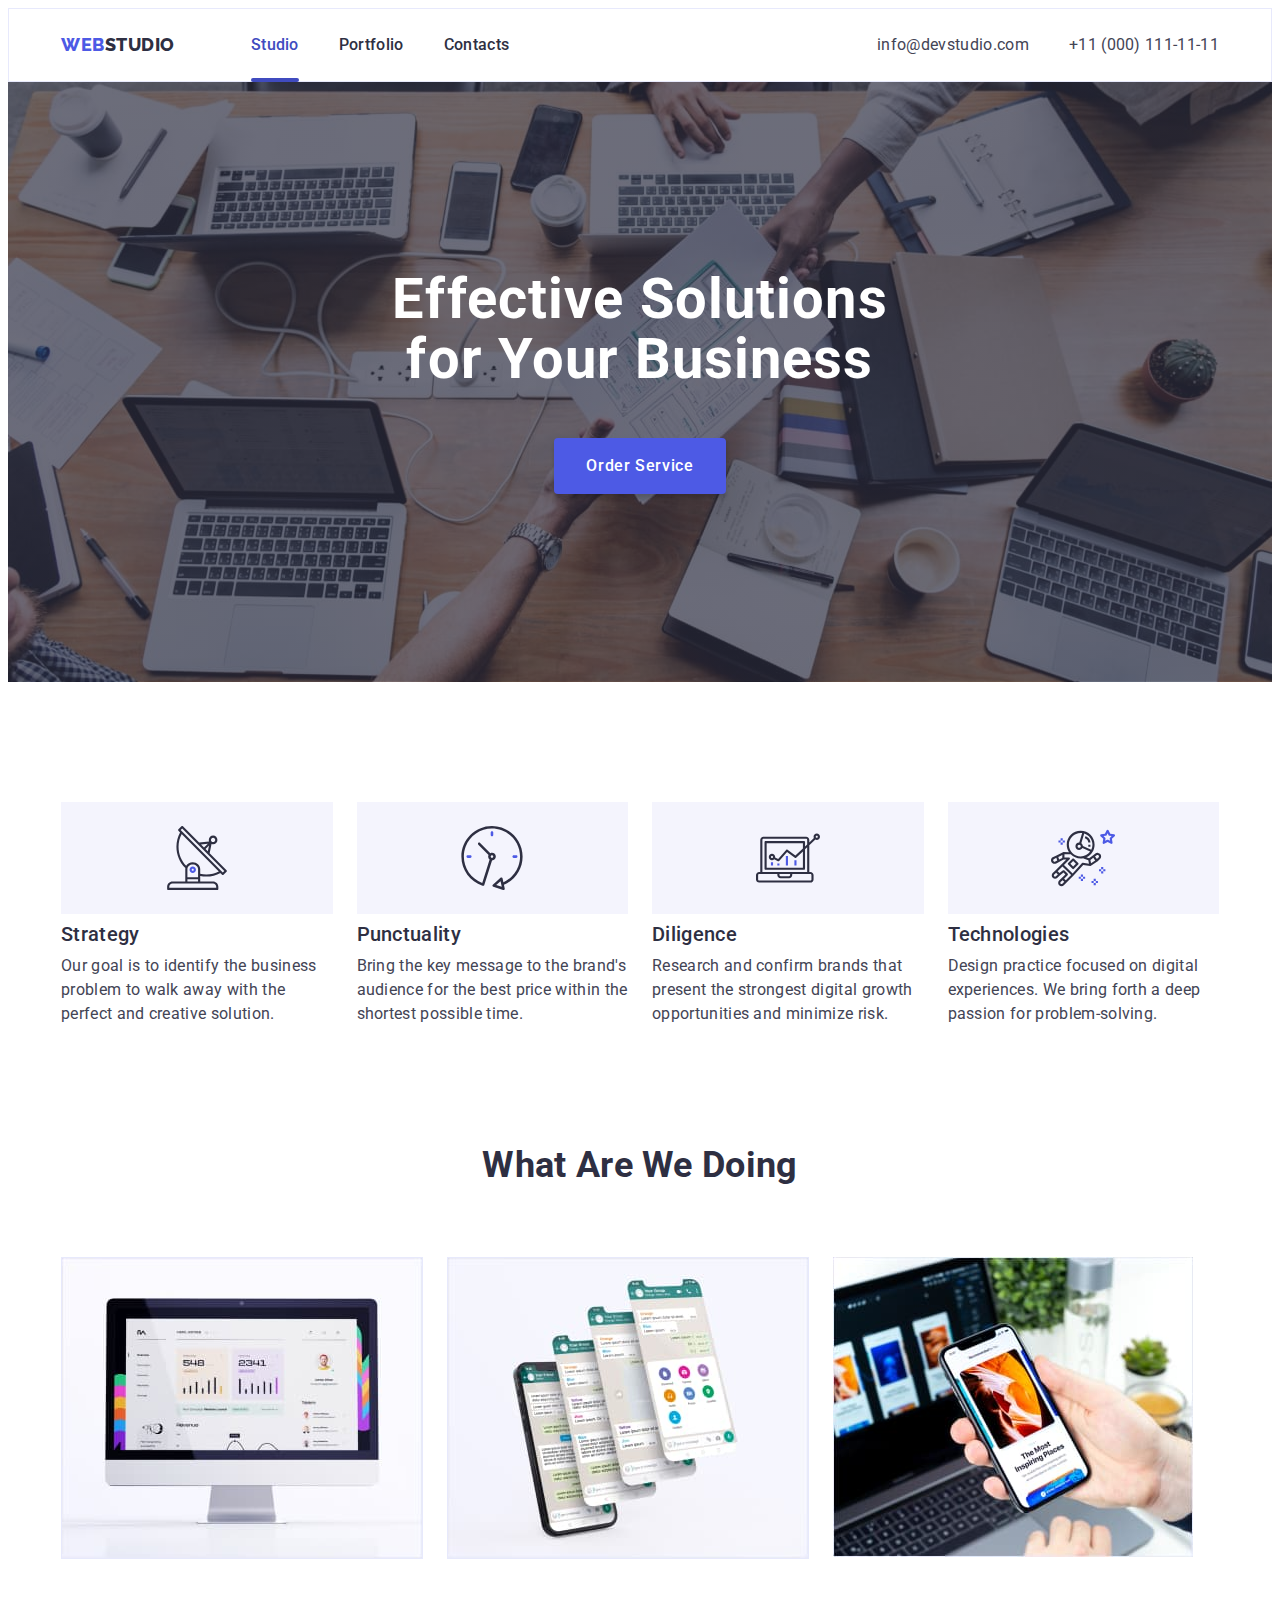
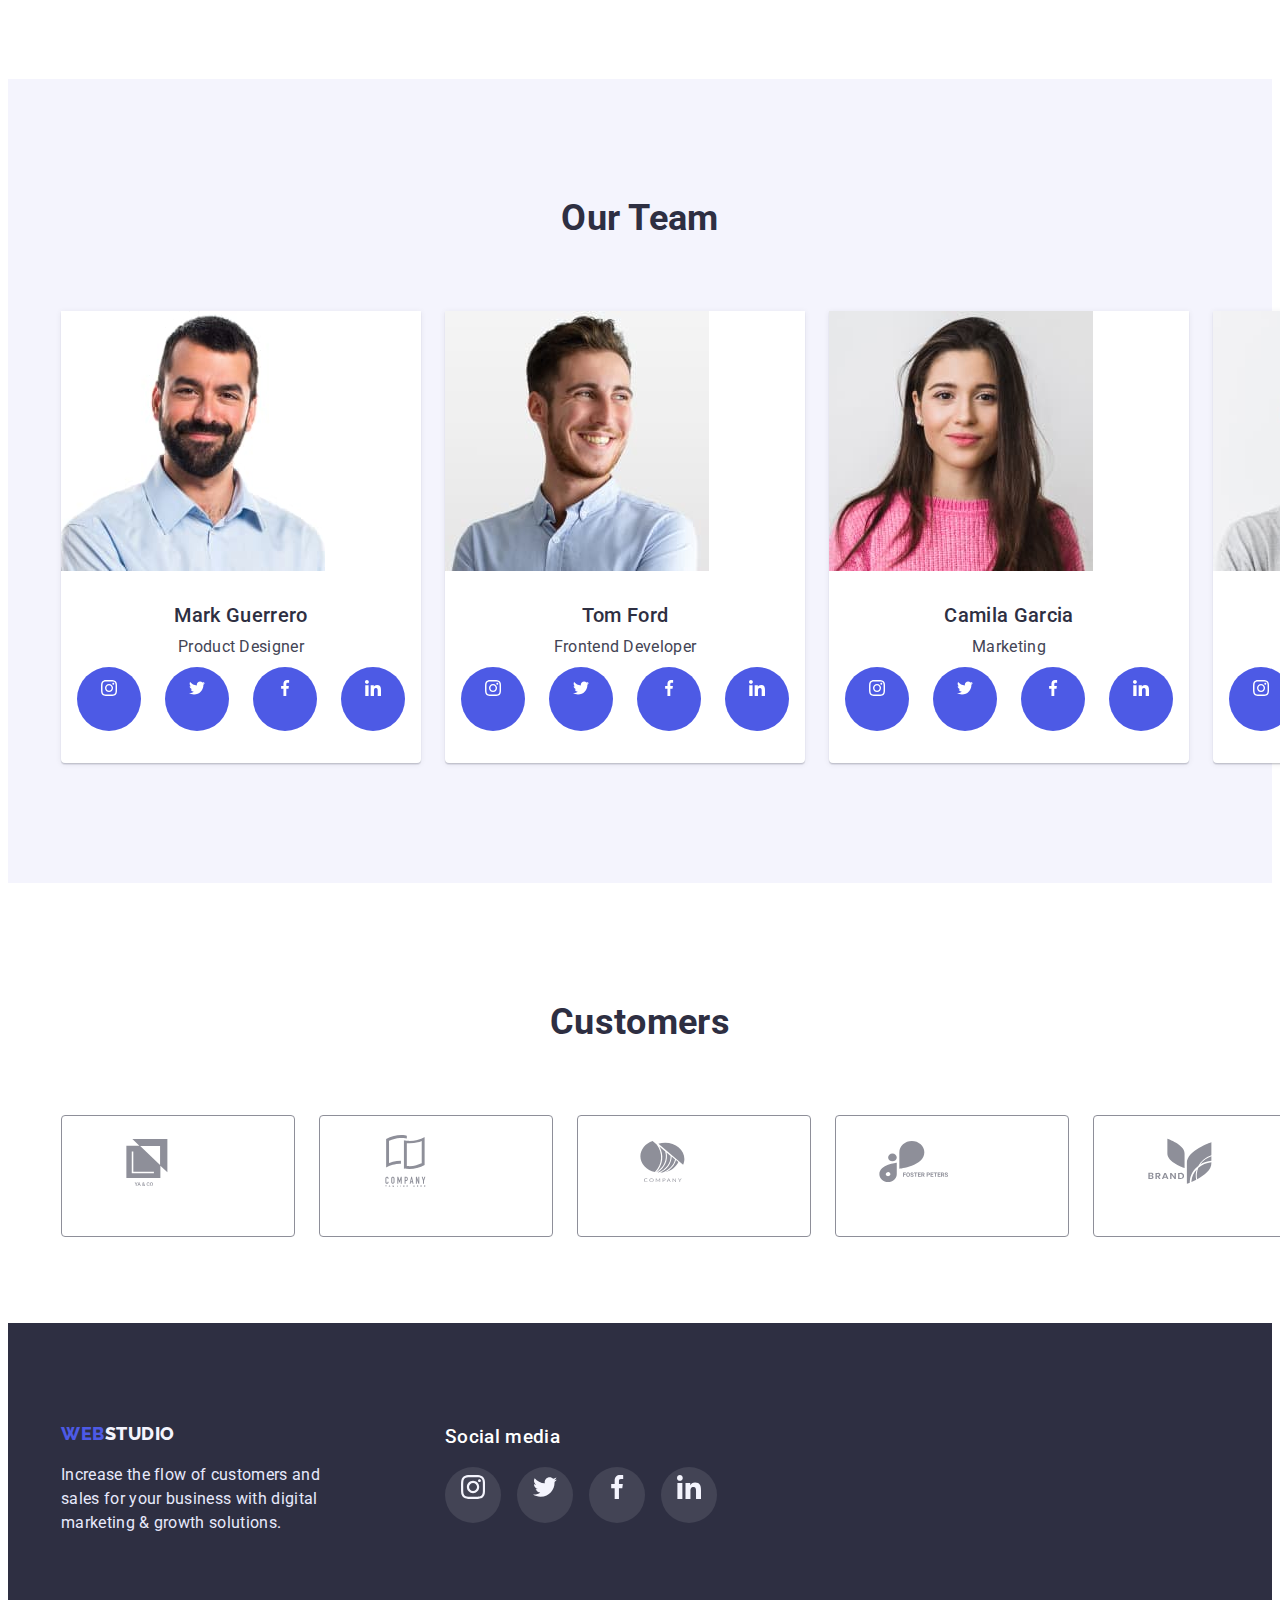
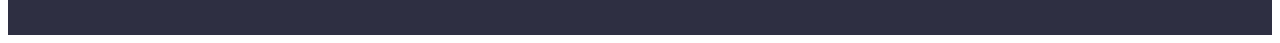
<file: index.html>
<!DOCTYPE html>
<html lang="en">
  <head>
    <meta charset="UTF-8" />
    <meta http-equiv="X-UA-Compatible" content="IE=edge" />
    <meta name="viewport" content="width=device-width, initial-scale=1.0" />
    <title>Document</title>
    <link
      href="https://fonts.googleapis.com/css2?family=Raleway:wght@800&family=Roboto:wght@400;500;700;900&display=swap"
      rel="stylesheet"
    />
    <link
      rel="stylesheet"
      href="https://cdnjs.cloudflare.com/ajax/libs/modern-normalize/1.1.0/modern-normalize.min.css"
      integrity="sha512-wpPYUAdjBVSE4KJnH1VR1HeZfpl1ub8YT/NKx4PuQ5NmX2tKuGu6U/JRp5y+Y8XG2tV+wKQpNHVUX03MfMFn9Q=="
      crossorigin="anonymous"
      referrerpolicy="no-referrer"
    />
    <link rel="stylesheet" href="./css/styles.css" />
  </head>
  <body>
    <header class="header">
      <div class="container header-div">
        <!--Navigation-->
        <nav class="navigation">
          <a href="./index.html" class="logo">
            Web<span class="logo-header">Studio</span></a
          >
          <ul class="list links-header">
            <li class="links">
              <a class="list-links active-link" href="">Studio</a>
            </li>
            <li class="links">
              <a class="list-links" href="portfolio.html">Portfolio</a>
            </li>
            <li class="links">
              <a class="list-links " href="">Contacts</a></li>
          </ul>
        </nav>
        <address class="contacts">
          <ul class="list contacts-address">
            <li class="address">
              <a class="address-mail" href="mailto:info@devstudio.com"
                >info@devstudio.com</a
              >
            </li>
            <li class="address">
              <a class="address-mail" href="tel:+110001111111"
                >+11 (000) 111-11-11</a
              >
            </li>
          </ul>
        </address>
      </div>
    </header>
    <main>
      <!--Main title-->
      <section class="section-one">
        <div class="container">
          <h1 class="main-title">Effective Solutions for Your Business</h1>
          <button class="main-button" type="button" data-modal-open>Order Service</button>
        </div>
      </section>
      <!--Our features-->
      <section class="section-two">
        <div class="container">
          <h2 class="visually-hidden">Section title</h2>

          <ul class="list list-features">
            <li class="list-text">
            <div class="icons">
             <svg class="icon-antenna">
              <use href="./images/icons.svg#icon-antenna">

              </use>
             </svg>
            </div>
              <h3 class="list-img-title-features">Strategy</h3>
              <p class="list-img-title-features-text">
                Our goal is to identify the business problem to walk away with
                the perfect and creative solution.
              </p>
            </li>
            <li class="list-text ">
              <div class="icons">
                <svg class="icon-clock">
                 <use href="./images/icons.svg#icon-clock">
   
                 </use>
                </svg>
               </div>
              <h3 class="list-img-title-features">Punctuality</h3>
              <p class="list-img-title-features-text">
                Bring the key message to the brand's audience for the best price
                within the shortest possible time.
              </p>
            </li>
            <li class="list-text ">
              <div class="icons">
                <svg class="icon-diagram">
                 <use href="./images/icons.svg#icon-diagram">
   
                 </use>
                </svg>
               </div>
              <h3 class="list-img-title-features">Diligence</h3>
              <p class="list-img-title-features-text">
                Research and confirm brands that present the strongest digital
                growth opportunities and minimize risk.
              </p>
            </li>
            <li class="list-text ">
              <div class="icons">
                <svg class="icon-astronaut">
                 <use href="./images/icons.svg#icon-astronaut">
   
                 </use>
                </svg>
               </div>
              <h3 class="list-img-title-features">Technologies</h3>
              <p class="list-img-title-features-text">
                Design practice focused on digital experiences. We bring forth a
                deep passion for problem-solving.
              </p>
            </li>
          </ul>
        </div>
      </section>

      <!--What are we doing-->
      <section class="section-three">
        <div class="container">
          <h2 class="what-are-we-doing">What are we doing</h2>
          <ul class="list list-img">
            <li class="section-three-img">
              <img
                class="card-image no-gap"
                src="./images/img1.jpg"
                alt="computer"
                width="360"
              />
            </li>
            <li class="section-three-img">
              <img
                class="card-image no-gap"
                src="./images/img2.jpg"
                alt="smartphone"
                width="360"
              />
            </li>
            <li class="section-three-img">
              <img
                class="card-image no-gap"
                src="./images/img3.jpg"
                alt="computer and smartphone"
                width="360"
              />
            </li>
          </ul>
        </div>
      </section>
      <!--Our team-->
      <section class="section-four">
        <div class="container">
          <h2 class="section-title">Our Team</h2>
          <ul class="list ul-our-team">
            <li class="list-section-four">
              <img
                class="card-image no-gap"
                src="./images/boy1.jpg"
                alt="boy with beard"
                width="264"
              />
              <div class="card-image-text">
                <h3 class="list-img-name">Mark Guerrero</h3>
                <p class="list-img-name-profession">Product Designer</p>
                <ul class="list icon-social">
                  <li class="social-inst">
                    <a href="#" class="social-link">
                    <svg class="inst" width="16" height="16">
                      <use href="./images/icons.svg#icon-instagram1">
  
                      </use>
                    </svg>
                  </a>
  
                  </li>
                  <li class="social-twit">
                    <a href="#" class="social-link">
                      <svg class="inst" width="16" height="16">
                        <use href="./images/icons.svg#icon-twitter1">
    
                        </use>
                      </svg>
                    </a>
                  </li>
                  <li class="social-face">
                    <a href="#" class="social-link">
                      <svg class="inst" width="16" height="16">
                        <use href="./images/icons.svg#icon-facebook1">
    
                        </use>
                      </svg>
                    </a>
                  </li>
                  <li class="social-in">
                    <a href="#" class="social-link">
                      <svg class="inst" width="16" height="16">
                        <use href="./images/icons.svg#icon-linkedin1">
    
                        </use>
                      </svg>
                    </a>
                  </li>
                </ul>
              </div>
            </li>
            <li class="list-section-four">
              <img
                class="card-image no-gap"
                src="./images/boy2.jpg"
                alt="smiling boy"
                width="264"
              />
              <div class="card-image-text">
                <h3 class="list-img-name">Tom Ford</h3>
                <p class="list-img-name-profession">Frontend Developer</p>
              <ul class="list icon-social">
                <li class="social-inst">
                  <a href="#" class="social-link">
                  <svg class="inst" width="16" height="16">
                    <use href="./images/icons.svg#icon-instagram1">

                    </use>
                  </svg>
                </a>

                </li>
                <li class="social-twit">
                  <a href="#" class="social-link">
                    <svg class="inst" width="16" height="16">
                      <use href="./images/icons.svg#icon-twitter1">
  
                      </use>
                    </svg>
                  </a>
                </li>
                <li class="social-face">
                  <a href="#" class="social-link">
                    <svg class="inst" width="16" height="16">
                      <use href="./images/icons.svg#icon-facebook1">
  
                      </use>
                    </svg>
                  </a>
                </li>
                <li class="social-in">
                  <a href="#" class="social-link">
                    <svg class="inst" width="16" height="16">
                      <use href="./images/icons.svg#icon-linkedin1">
  
                      </use>
                    </svg>
                  </a>
                </li>
              </ul>
              </div>
            </li>
            <li class="list-section-four">
              <img
                class="card-image no-gap"
                src="./images/girl3.jpg"
                alt="smiling girl"
                width="264"
              />
              <div class="card-image-text">
                <h3 class="list-img-name">Camila Garcia</h3>

                <p class="list-img-name-profession">Marketing</p>
                <ul class="list icon-social">
                  <li class="social-inst">
                    <a href="#" class="social-link">
                    <svg class="inst" width="16" height="16">
                      <use href="./images/icons.svg#icon-instagram1">
  
                      </use>
                    </svg>
                  </a>
  
                  </li>
                  <li class="social-twit">
                    <a href="#" class="social-link">
                      <svg class="inst" width="16" height="16">
                        <use href="./images/icons.svg#icon-twitter1">
    
                        </use>
                      </svg>
                    </a>
                  </li>
                  <li class="social-face">
                    <a href="#" class="social-link">
                      <svg class="inst" width="16" height="16">
                        <use href="./images/icons.svg#icon-facebook1">
    
                        </use>
                      </svg>
                    </a>
                  </li>
                  <li class="social-in">
                    <a href="#" class="social-link">
                      <svg class="inst" width="16" height="16">
                        <use href="./images/icons.svg#icon-linkedin1">
    
                        </use>
                      </svg>
                    </a>
                  </li>
                </ul>
              </div>
            </li>
            <li class="list-section-four">
              <img
                class="card-image no-gap"
                src="./images/boy4.jpg"
                alt="smiling boy with beard"
                width="264"
              />
              <div class="card-image-text">
                <h3 class="list-img-name">Daniel Wilson</h3>
                <p class="list-img-name-profession">UI Designer</p>
                <ul class="list icon-social">
                  <li class="social-inst">
                    <a href="#" class="social-link">
                    <svg class="inst" width="16" height="16">
                      <use href="./images/icons.svg#icon-instagram1">
  
                      </use>
                    </svg>
                  </a>
  
                  </li>
                  <li class="social-twit">
                    <a href="#" class="social-link">
                      <svg class="inst" width="16" height="16">
                        <use href="./images/icons.svg#icon-twitter1">
    
                        </use>
                      </svg>
                    </a>
                  </li>
                  <li class="social-face">
                    <a href="#" class="social-link">
                      <svg class="inst" width="16" height="16">
                        <use href="./images/icons.svg#icon-facebook1">
    
                        </use>
                      </svg>
                    </a>
                  </li>
                  <li class="social-in">
                    <a href="#" class="social-link">
                      <svg class="inst" width="16" height="16">
                        <use href="./images/icons.svg#icon-linkedin1">
    
                        </use>
                      </svg>
                    </a>
                  </li>
                </ul>
              </div>
            </li>
          </ul>
        </div>
      </section>
      <!--Customers-->
      <section class="section-customer">
        <div class="container">
          <h2 class="section-title">Customers</h2>


          <ul class="list customers-logo">
            <li class="list-logo">
              <a href="#" class="link-logo">
              <svg class="icon-logo">
                <use href="./images/icons.svg#icon-logo1">

                </use>
              </svg>
            </a>
            </li>
            <li class="list-logo">
              <a href="#" class="link-logo">
              <svg class="icon-logo">
                <use href="./images/icons.svg#icon-logo2">

                </use>
              </svg>
            </a>
            </li>
            <li class="list-logo">
              <a href="#" class="link-logo">
              <svg class="icon-logo">
                <use href="./images/icons.svg#icon-logo3">

                </use>
              </svg>
            </a>
            </li>
            <li class="list-logo">
              <a href="#" class="link-logo">
              <svg class="icon-logo">
                <use href="./images/icons.svg#icon-logo4">

                </use>
              </svg>
            </a>
            </li>
            <li class="list-logo">
              <a href="#" class="link-logo">
              <svg class="icon-logo">
                <use href="./images/icons.svg#icon-logo5">

                </use>
              </svg>
            </a>
            </li>
            <li class="list-logo">
              <a href="#" class="link-logo">
              <svg class="icon-logo">
                <use href="./images/icons.svg#icon-logo6">

                </use>
              </svg>
            </a>
            </li>
          </ul>
        </div>
      </section>
    </main>
    <footer class="footer">
      <div class="container">
        <!--Quotation to the action-->
        <div class="footer-div">
          <a href="./index.html" class="logo-footer">
            Web<span class="logo-footer-text">Studio</span></a
          >
          <p class="quotation">
            Increase the flow of customers and sales for your business with
            digital marketing & growth solutions.
          </p>
        </div>
        <div class="social-footer">
          <h3 class="footer-title">Social media</h3>
          <ul class="list list-social-footer">
            <li class="inst-footer">
              <a href="#" class="icons-footer">
              <svg class="icon-footer" height="24" width="24">
                <use href="./images/icons.svg#icon-instagram2">
        
                </use>
              </svg>
            </a>
            </li>
            <li class="twit-footer">
              <a href="#" class="icons-footer">
                <svg class="icon-footer" height="24" width="24">
                  <use href="./images/icons.svg#icon-twitter2">
          
                  </use>
                </svg>
              </a>
            </li>
            <li class="face-footer">
              <a href="#" class="icons-footer">
                <svg class="icon-footer" height="24" width="24">
                  <use href="./images/icons.svg#icon-facebook2">
          
                  </use>
                </svg>
              </a>
            </li>
            <li class="in-footer">
              <a href="#" class="icons-footer">
                <svg class="icon-footer" height="24" width="24">
                  <use href="./images/icons.svg#icon-linkedin2">
          
                  </use>
                </svg>
              </a>
            </li>

          </ul>
        </div>
      </div>
    </footer>
    <div class="backdrop is-hidden" data-modal>
      <div class="modal" >
        <button class="modal-close" type="button" data-modal-close>
          <svg class="modal-close-icon" height="8" width="8">
            <use href="./images/modal.svg#icon-close"></use>
          </svg>
        </button>
      </div>
    </div>
    <script src="./js/modal.js"></script>
  </body>
</html>
</file>
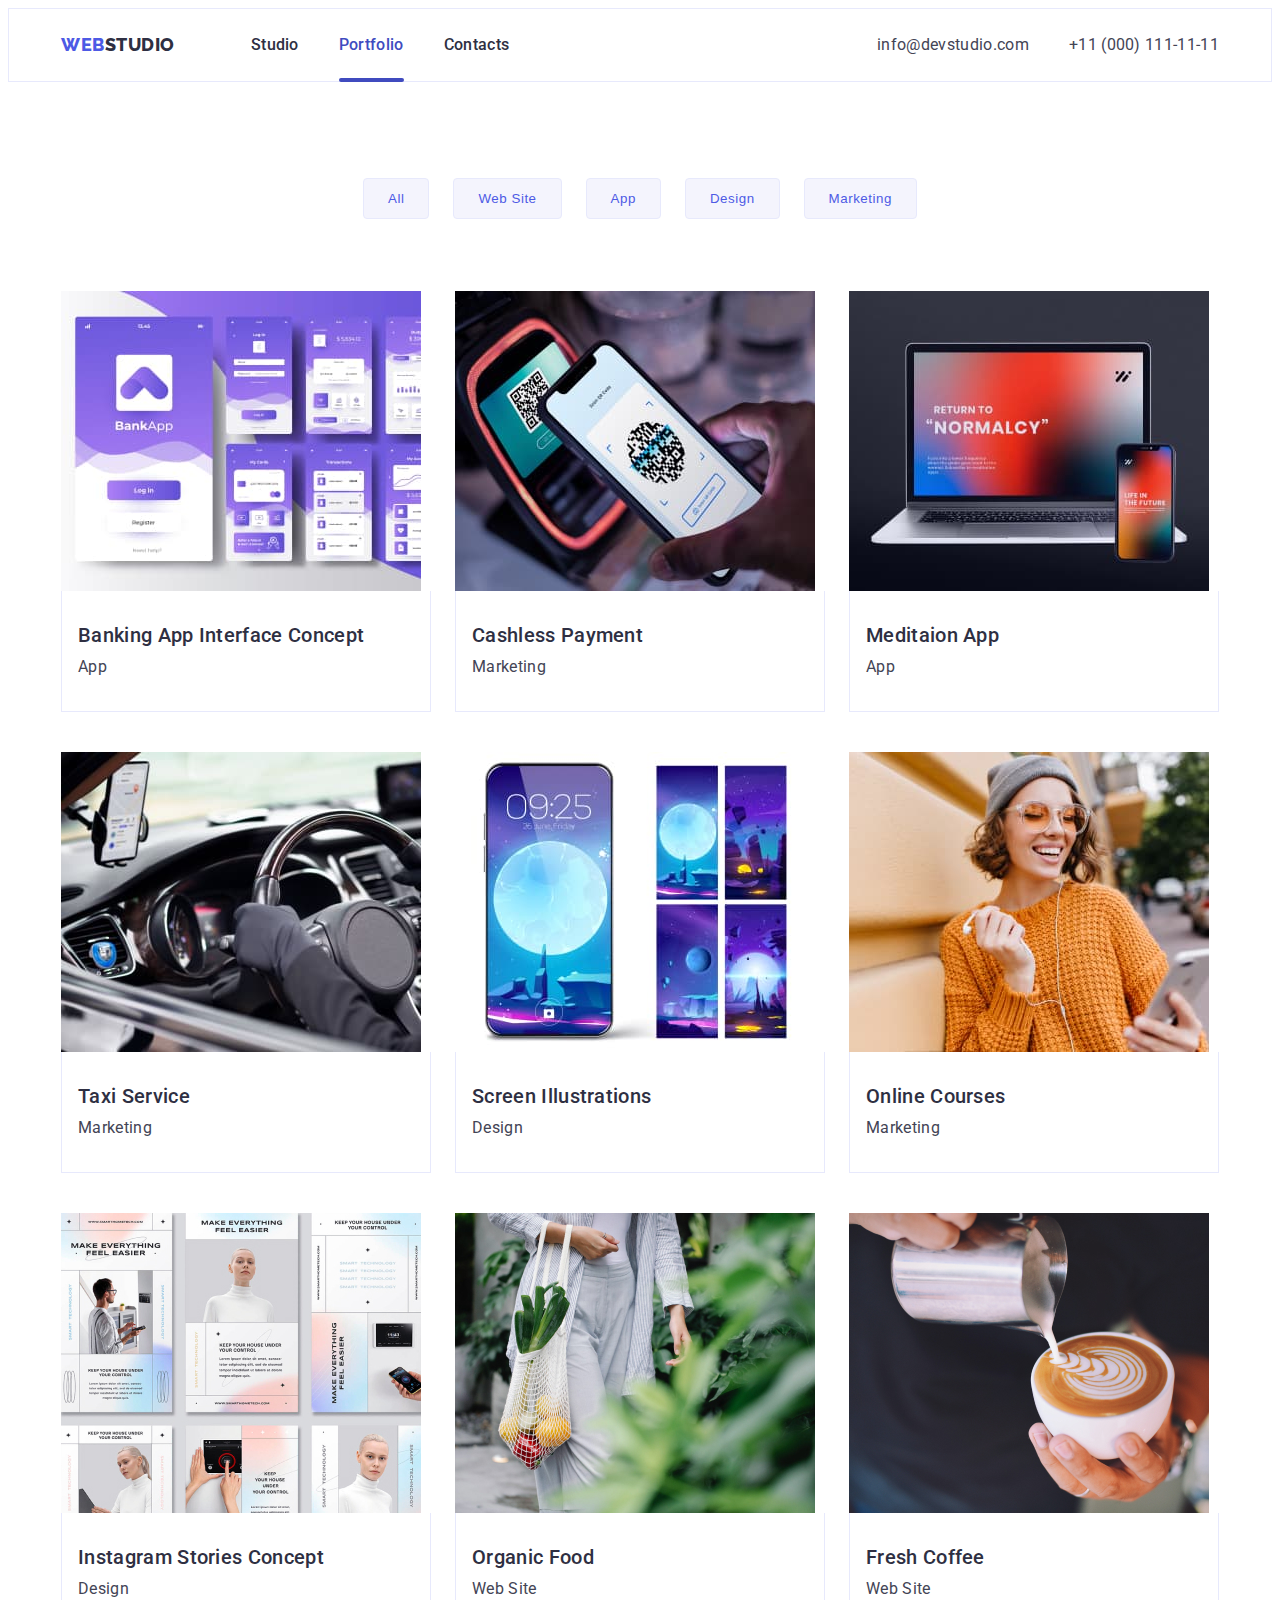
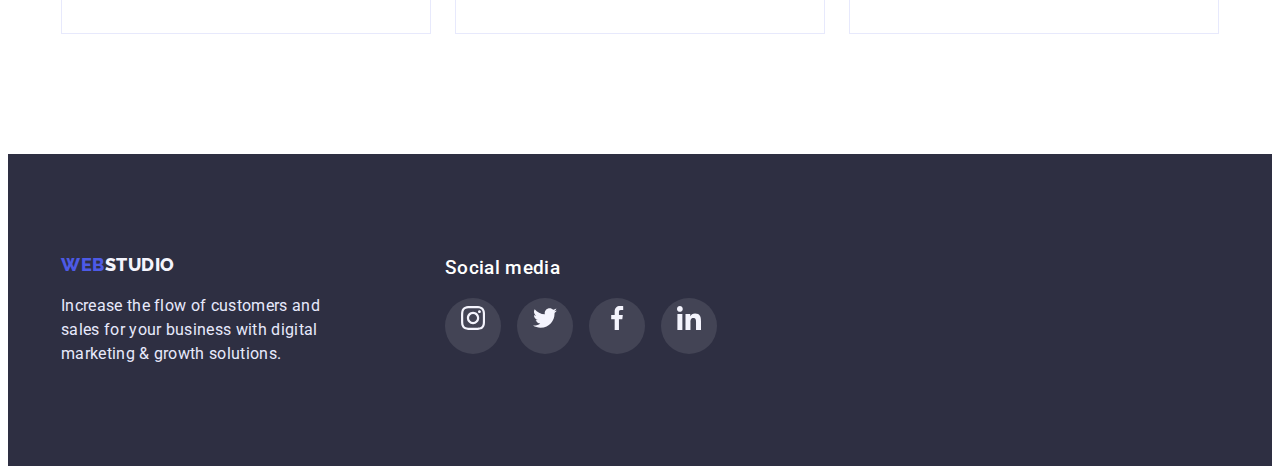
<file: portfolio.html>
<!DOCTYPE html>
<html lang="en">
  <head>
    <meta charset="UTF-8" />
    <meta http-equiv="X-UA-Compatible" content="IE=edge" />
    <meta name="viewport" content="width=device-width, initial-scale=1.0" />
    <title>Document</title>
    <link
      href="https://fonts.googleapis.com/css2?family=Raleway:wght@800&family=Roboto:wght@400;500;700;900&display=swap"
      rel="stylesheet"
    />
    <link
      rel="stylesheet"
      href="https://cdnjs.cloudflare.com/ajax/libs/modern-normalize/1.1.0/modern-normalize.min.css"
      integrity="sha512-wpPYUAdjBVSE4KJnH1VR1HeZfpl1ub8YT/NKx4PuQ5NmX2tKuGu6U/JRp5y+Y8XG2tV+wKQpNHVUX03MfMFn9Q=="
      crossorigin="anonymous"
      referrerpolicy="no-referrer"
    />
    <link rel="stylesheet" href="./css/styles.css" />
  </head>
  <body>
    <header class="header">
      <div class="container header-div">
        <!--Navigation-->
        <nav class="navigation">
          <a href="./index.html" class="logo">
            Web<span class="logo-header">Studio</span></a
          >
          <ul class="list links-header">
            <li class="links">
              <a class="list-links" href="index.html">Studio</a>
            </li>
            <li class="links">
              <a class="list-links active-link" href="portfolio.html">Portfolio</a>
            </li>
            <li class="links"><a class="list-links" href="">Contacts</a></li>
          </ul>
        </nav>
        <address class="contacts">
          <ul class="list contacts-address">
            <li class="address">
              <a class="address-mail" href="mailto:info@devstudio.com"
                >info@devstudio.com</a
              >
            </li>
            <li class="address">
              <a class="address-mail" href="tel:+110001111111"
                >+11 (000) 111-11-11</a
              >
            </li>
          </ul>
        </address>
      </div>
    </header>
    <main>
      <!--buttons-->
      <section class="main-portfolio">
        <div class="container">
          <h1 class="visually-hidden">Name</h1>
          <ul class="list filter-btns">
            <li class="li-btns">
              <button class="list-btns" type="button">All</button>
            </li>
            <li class="li-btns">
              <button class="list-btns" type="button">Web Site</button>
            </li>
            <li class="li-btns">
              <button class="list-btns" type="button">App</button>
            </li>
            <li class="li-btns">
              <button class="list-btns" type="button">Design</button>
            </li>
            <li class="li-btns">
              <button class="list-btns" type="button">Marketing</button>
            </li>
          </ul>

          <!--main works in portfolio-->
          <ul class="list menu-img">
            <li class="li-menu-img">
            
             <a href="#" class="link-menu-img">
              <div class="card-img-portfolio">
              <img
                class="card-image no-gap"
                src="./images/appdesign.jpg"
                alt="App design"
                width="360"
              />
              <div class="overlay">
                <p class="text-overlay">14 Stylish and User-Friendly App Design Concepts · Task Manager App · Calorie Tracker App · Exotic Fruit Ecommerce App · Cloud Storage App</p>
              </div>
            </div>
              <div class="list-menu-img-text">
                <h2 class="list-img-title-features">
                  Banking App Interface Concept
                </h2>
                <p class="list-img-title-features-text">App</p>
              </div>
            </a>
            </li>
            <li class="li-menu-img">
              <a href="#" class="link-menu-img">
                <div class="card-img-portfolio">
              <img
                class="card-image no-gap"
                src="./images/cashlesspayment.jpg"
                alt="Cashless Payment"
                width="360"
              />
              <div class="overlay">
                <p class="text-overlay">14 Stylish and User-Friendly App Design Concepts · Task Manager App · Calorie Tracker App · Exotic Fruit Ecommerce App · Cloud Storage App</p>
              </div>
            </div>
              <div class="list-menu-img-text">
                <h2 class="list-img-title-features">Cashless Payment</h2>
                <p class="list-img-title-features-text">Marketing</p>
              </div>
            </a>
            </li>
            <li class="li-menu-img">
              <a href="#" class="link-menu-img">
                <div class="card-img-portfolio">
              <img
                class="card-image no-gap"
                src="./images/computer.jpg"
                alt="Computer"
                width="360"
              />
              <div class="overlay">
                <p class="text-overlay">14 Stylish and User-Friendly App Design Concepts · Task Manager App · Calorie Tracker App · Exotic Fruit Ecommerce App · Cloud Storage App</p>
              </div>
            </div>
              <div class="list-menu-img-text">
                <h2 class="list-img-title-features">Meditaion App</h2>
                <p class="list-img-title-features-text">App</p>
              </div>
            </a>
            </li>
            <li class="li-menu-img">
              <a href="#" class="link-menu-img">
                <div class="card-img-portfolio">
              <img
                class="card-image no-gap"
                src="./images/helmdriver.jpg"
                alt="Driver"
                width="360"
              />
              <div class="overlay">
                <p class="text-overlay">14 Stylish and User-Friendly App Design Concepts · Task Manager App · Calorie Tracker App · Exotic Fruit Ecommerce App · Cloud Storage App</p>
              </div>
                </div>
              <div class="list-menu-img-text">
                <h2 class="list-img-title-features">Taxi Service</h2>
                <p class="list-img-title-features-text">Marketing</p>
              </div>
            </a>
            </li>
            <li class="li-menu-img">
              <a href="#" class="link-menu-img">
                <div class="card-img-portfolio">
              <img
                class="card-image no-gap"
                src="./images/phonescreen.jpg"
                alt="Phone screen"
                width="360"
              />
              <div class="overlay">
                <p class="text-overlay">14 Stylish and User-Friendly App Design Concepts · Task Manager App · Calorie Tracker App · Exotic Fruit Ecommerce App · Cloud Storage App</p>
              </div>
            </div>
              <div class="list-menu-img-text">
                <h2 class="list-img-title-features">Screen Illustrations</h2>
                <p class="list-img-title-features-text">Design</p>
              </div>
            </a>
            </li>
            <li class="li-menu-img">
              <a href="#" class="link-menu-img">
                <div class="card-img-portfolio">
              <img
                class="card-image no-gap"
                src="./images/smilinggirl.jpg"
                alt="Smiling girl"
                width="360"
              />
              <div class="overlay">
                <p class="text-overlay">14 Stylish and User-Friendly App Design Concepts · Task Manager App · Calorie Tracker App · Exotic Fruit Ecommerce App · Cloud Storage App</p>
              </div>
            </div>
              <div class="list-menu-img-text">
                <h2 class="list-img-title-features">Online Courses</h2>
                <p class="list-img-title-features-text">Marketing</p>
              </div>
            </a>
            </li>
            <li class="li-menu-img">
              <a href="#" class="link-menu-img">
                <div class="card-img-portfolio">
              <img
                class="card-image no-gap"
                src="./images/instagramstories.jpg"
                alt="Instagram stories"
                width="360"
              />
              <div class="overlay">
                <p class="text-overlay">14 Stylish and User-Friendly App Design Concepts · Task Manager App · Calorie Tracker App · Exotic Fruit Ecommerce App · Cloud Storage App</p>
              </div>
            </div>
              <div class="list-menu-img-text">
                <h2 class="list-img-title-features">
                  Instagram Stories Concept
                </h2>
                <p class="list-img-title-features-text">Design</p>
              </div>
            </a>
            </li>
            <li class="li-menu-img">
              <a href="#" class="link-menu-img">
                <div class="card-img-portfolio">
              <img
                class="card-image no-gap"
                src="./images/vegetablesbag.jpg"
                alt="Vegetables and fruits"
                width="360"
              />
              <div class="overlay">
                <p class="text-overlay">14 Stylish and User-Friendly App Design Concepts · Task Manager App · Calorie Tracker App · Exotic Fruit Ecommerce App · Cloud Storage App</p>
              </div>
            </div>
              <div class="list-menu-img-text">
                <h2 class="list-img-title-features">Organic Food</h2>
                <p class="list-img-title-features-text">Web Site</p>
              </div>
            </a>
            </li>
            <li class="li-menu-img">
              <a href="#" class="link-menu-img">
                <div class="card-img-portfolio">
              <img
                class="card-image no-gap"
                src="./images/cupofcappuchino.jpg"
                alt="Cup with cappuchino"
                width="360"
              />
              <div class="overlay">
                <p class="text-overlay">14 Stylish and User-Friendly App Design Concepts · Task Manager App · Calorie Tracker App · Exotic Fruit Ecommerce App · Cloud Storage App</p>
              </div>
            </div>
              <div class="list-menu-img-text">
                <h2 class="list-img-title-features">Fresh Coffee</h2>
                <p class="list-img-title-features-text">Web Site</p>
              
            </div>
          </a>
            </li>
          </ul>
        </div>
      </section>
    </main>
    <footer class="footer">
      <div class="container">
        <!--Quotation to the action-->
        <div class="footer-div">
          <a href="./index.html" class="logo-footer">
            Web<span class="logo-footer-text">Studio</span></a
          >
          <p class="quotation">
            Increase the flow of customers and sales for your business with
            digital marketing & growth solutions.
          </p>
        </div>
          <div class="social-footer">
            <h3 class="footer-title">Social media</h3>
            <ul class="list list-social-footer">
              <li class="inst-footer">
                <a href="#" class="icons-footer">
                <svg class="icon-footer" height="24" width="24">
                  <use href="./images/icons.svg#icon-instagram2">
          
                  </use>
                </svg>
              </a>
              </li>
              <li class="twit-footer">
                <a href="#" class="icons-footer">
                  <svg class="icon-footer" height="24" width="24">
                    <use href="./images/icons.svg#icon-twitter2">
            
                    </use>
                  </svg>
                </a>
              </li>
              <li class="face-footer">
                <a href="#" class="icons-footer">
                  <svg class="icon-footer" height="24" width="24">
                    <use href="./images/icons.svg#icon-facebook2">
            
                    </use>
                  </svg>
                </a>
              </li>
              <li class="in-footer">
                <a href="#" class="icons-footer">
                  <svg class="icon-footer" height="24" width="24">
                    <use href="./images/icons.svg#icon-linkedin2">
            
                    </use>
                  </svg>
                </a>
              </li>  
            </ul>
          </div>
      </div>
    </footer>
  </body>
</html>
</file>
<file: css/styles.css>
:root {
  --dark: #2e2f42;
  --primary-brand: #4d5ae5;
  --background-buttontext-hover: #ffffff;
  --pressed-state: #404bbf;
  --text: #434455;
  --light: #f4f4fd;
  --accent: #e7e9fc;
  --success: #31d0aa;
  --subtle-text: #8e8f99;
  --modal-overlay: rgba(46, 47, 66, 0.4);
  --hero-background: rgba(46, 47, 66, 0.7);
}
body {
  font-family: Roboto, sans-serif;
  font-size: 16px;
  line-height: 1.5;
  letter-spacing: 0.02em;
  color: var(--dark);
}

img {
  max-width: 100%;
  height: auto;
  display: block;
}
.logo {
  font-weight: 800;
  font-family: Raleway, sans-serif;
  font-size: 18px;
  line-height: 1.3;

  letter-spacing: 0.03em;
  text-transform: uppercase;
  text-decoration: none;
  color: var(--primary-brand);
}
.list {
  list-style-type: none;
  padding: 0;
  margin: 0;
}
.logo-header {
  color: var(--dark);
}
.list-links {
  display:block;
  font-weight: 500;
  color: currentColor;
  text-decoration: none;
  padding-top: 24px;
  padding-bottom: 24px;
  position: relative;
  transition:  color 250ms cubic-bezier(0.4, 0, 0.2, 1);

}

.active-link::after{
  content: "";
  background: var(--pressed-state);
  height: 4px;
  width: 100%;
border-radius: 2px;
position: absolute;
bottom: -1px;
left: 0;

}
.links-header .active-link{
  color: var(--pressed-state);
}

.list-links:hover,
.list-links:focus {
  text-decoration: none;
  color: var(--pressed-state);
}

.address-mail {
  color: var(--text);
  text-decoration: none;
  font-style: normal;
   transition:  color 250ms cubic-bezier(0.4, 0, 0.2, 1);
}
.address {
  margin-right: 40px;
  padding-top: 24px;
  padding-bottom: 24px;
}
.address:not(:first-child) {
  margin-right: 0;
}

.address-mail:hover,
.address-mail:focus {
  text-decoration: none;
  color: var(--pressed-state);
}

.section-one {
  background: var(--dark);
  text-align: center;
  padding: 188px 0;
  margin-left: auto;
  margin-right: auto;
  background-image: linear-gradient(
      to right,
      rgba(46, 47, 66, 0.7),
      rgba(46, 47, 66, 0.7)
    ),
    url('../images/peopleoffice1.jpg');
  max-width: 1440px;
  max-height: 600px;
  background-repeat: no-repeat;
  background-position: center;
  background-size: cover;
}

.main-title {
  font-size: 56px;
  line-height: 1.07;
  letter-spacing: 0.02em;
  color: var(--background-buttontext-hover);

  width: 500px;
  margin: 0 auto 48px auto;
}

.main-button {
  font-family: Roboto, sans-serif;
  font-size: 16px;
  line-height: 1.5;
  font-weight: 500;
  letter-spacing: 0.04em;
  color: var(--background-buttontext-hover);
  background: var(--primary-brand);
  cursor: pointer;
  padding: 16px 32px;
  border: 0;
  text-align: center;
  border-radius: 4px;
  margin: 0;
  box-shadow: 0px 4px 4px rgba(0, 0, 0, 0.15);
  transition:  background-color 250ms cubic-bezier(0.4, 0, 0.2, 1);
}
.main-button:hover,
.main-button:focus {
  background: var(--pressed-state);

}
.section-two {
  padding: 120px 0;
}

.section-three-img:not(:last-child) {
  padding: 0;
  border: 1px solid var(--accent);
  margin-right: 24px;
}

.section-three {
  padding-top: 0;
  padding-bottom: 120px;
}
.what-are-we-doing {
  font-size: 36px;
  line-height: 1.1;
  text-transform: capitalize;

  text-align: center;
  margin-bottom: 72px;
  margin-top: 0;
}
.section-four {
  background: var(--light);
  padding-bottom: 120px;
  padding-top: 120px;
}
.section-title {
  font-size: 36px;
  line-height: 1.1;
  text-transform: capitalize;
  text-align: center;
  margin-bottom: 72px;
  margin-top: 0;
}
.card-image-text {
  padding: 32px 16px;
  text-align: center;

}
.list-img-name {
  font-weight: 500;
  font-size: 20px;
  line-height: 1.2;
  margin-bottom: 8px;
  margin-top: 0;
}
.list-img-name-profession {
  color: var(--text);
  margin: 0;
}
.footer {
  background: var(--dark);
  padding-top: 100px;
  padding-bottom: 100px;
}
.footer-div {
  width: 264px;
  margin-left: 0;
  margin-right: 120px;
}
.logo-footer {
  font-family: Raleway, sans-serif;
  font-weight: 800;
  font-size: 18px;
  line-height: 1.1;
  letter-spacing: 0.03em;
  text-transform: uppercase;
  color: var(--primary-brand);
  text-decoration: none;
}
.logo-footer-text {
  color: var(--light);
}
.quotation {
  color: var(--accent);
  margin-bottom: 0;
  margin-top: 16px;
}
.visually-hidden {
  position: absolute;
  width: 1px;
  height: 1px;
  margin: -1px;
  border: 0;
  padding: 0;
  white-space: nowrap;
  clip-path: inset(100%);
  clip: rect(0 0 0 0);
  overflow: hidden;
}
.header {
  border: 1px solid var(--accent);
}
.links-header {
  display: flex;
  margin-left: 76px;
}
.links:not(:last-child) {
  margin-right: 40px;
}
.contacts-address,.list-features, .customers-logo, .ul-our-team, .list-img, .header-div {
  display: flex;
}
.customers-logo{
  gap: 24px;
  height: 88px;
}
.container {
  width: 1158px;
  padding: 0 15px;
  margin: 0 auto;
}
.footer .container {
  display: flex;
  align-items: flex-start;
}

.list-text {
  flex-basis: calc((100% - 24px * 3) / 4);
}
.list-text:not(:last-child) {
  margin-right: 24px;
}

.icon-astronaut, .icon-clock, 
.icon-antenna, .icon-diagram {
  height: 64px;
  width: 64px;
  
}

.icons{
  display: flex;
  background-color: var(--light);
  height: 112px;
  margin-bottom: 8px;
  align-items: center;
  justify-content: center;
}


.link-logo:hover, .link-logo:focus{
  border-color: var(--pressed-state);
  color: var(--pressed-state);
}

.link-logo{
  background-color: var(--background-buttontext-hover);
  color: var(--subtle-text);
  padding: 16px 32px;
  border: 1px solid var( --subtle-text);
  border-radius: 4px;
  display: inline-block;
  height: 88px;
  width: 168px;
  transition-property: border-color,  color;
  transition-duration: 250ms;
  transition-timing-function: cubic-bezier(0.4, 0, 0.2, 1);

}
.icon-logo{
fill: currentColor;
}

.list-img-title-features {
  font-weight: 500;
  font-size: 20px;
  line-height: 1.2;
  margin-bottom: 8px;
  margin-top: 0;
  
}
.list-img-title-features-text {
  color: var(--text);
  margin-left: 16px;
  margin: 0;
}

.navigation {
  display: flex;
  align-items: center;
}
.contacts {
  display: flex;
  margin-left: auto;
}
.card-image.no-gap {
  display: block;
}
.filter-btns {
  display: flex;
  margin-bottom: 72px;
  justify-content: center;
}
.list-btns:hover,
.list-btns:focus {
  background-color: var(--pressed-state);
  color: var(--background-buttontext-hover);
  box-shadow: 0px 4px 4px rgba(0, 0, 0, 0.15);
}
.list-btns {
  font-weight: 500;
  letter-spacing: 0.04em;
  color: var(--primary-brand);
  background: var(--light);
  border: 1px solid var(--accent);
  cursor: pointer;
  padding: 12px 24px;
  border-radius: 4px;
  transition-property: background-color,  color, box-shadow;
  transition-duration: 250ms;
  transition-timing-function: cubic-bezier(0.4, 0, 0.2, 1);
}
  

.li-btns:not(:last-child) {
  margin-right: 24px;
}
.card-image {
  display: flex;
  max-width: 100%;
  height: auto;
}

.menu-img {
  display: flex;
  flex-wrap: wrap;
}

.li-menu-img {
  flex-basis: calc((100% - 48px) / 3);
  margin-bottom: 40px;
  margin-right: 24px;
}
.li-menu-img:nth-child(3n + 3) {
  margin-right: 0;
}
.li-menu-img:nth-child(n + 7) {
  margin-bottom: 0;
}

.list-section-four {
  text-align: center;
  background-color: var(--background-buttontext-hover);
  box-shadow: 0px 1px 6px rgba(46, 47, 66, 0.08),
    0px 1px 1px rgba(46, 47, 66, 0.16), 0px 2px 1px rgba(46, 47, 66, 0.08);
  border-radius: 0px 0px 4px 4px;
}
.list-section-four:not(:last-child) {
  margin-right: 24px;
}
.list-menu-img-text {
  padding-top: 32px;
  padding-bottom: 32px;
  padding-left: 16px;
  border-bottom: 1px solid var(--accent);
  border-right: 1px solid var(--accent);
  border-left: 1px solid var(--accent);
}
.main-portfolio {
  padding-top: 96px;
  padding-bottom: 120px;
}
.section-customer {
  padding-top: 120px;
  padding-bottom: 120px;

}
.icon-logo{
  display: block;
  height: 56px;
  width: 104px;
  fill: currentColor;
}
.icon-social {
display: flex;
margin-top: 8px;
gap: 24px;

}
.social-link{
  display: inline-block;
  height: 40px;
  width: 40px;
  border-radius: 50%;
  padding: 12px;
  background: var(--primary-brand);
  color: var(--background-buttontext-hover);
  transition:  background-color 250ms cubic-bezier(0.4, 0, 0.2, 1);
}
.social-link:hover, .social-link:focus
{
  background-color: var(--pressed-state);
}
.footer-title{
  margin: 0;
  font-weight: 500;
color: var(--background-buttontext-hover);
}
.list-social-footer{
  display: flex;
  margin-top: 16px;
  gap: 16px;
  padding: 0;
  text-align: center;
}
.inst{
  fill: currentColor;
}
.icons-footer{
  height: 40px;
  width: 40px;
  background-color: var(--text);
  color: var(--light);
  border-radius: 50%;
  display: inline-block;
  padding: 8px;
  transition:  background-color 250ms cubic-bezier(0.4, 0, 0.2, 1);
}
.icon-footer{
  fill: currentColor;
  

}
.icons-footer:hover, .icons-footer:focus{
  background-color: var(--success);
}

.link-menu-img{
  text-decoration: none;
  color: currentColor;
  display: block;
 
}
.link-menu-img:hover,
.link-menu-img:focus
{
  box-shadow: 
  0px 1px 6px rgba(46, 47, 66, 0.08), 
  0px 1px 1px rgba(46, 47, 66, 0.16), 
  0px 2px 1px rgba(46, 47, 66, 0.08);
}
.link-menu-img:hover
.overlay{
  transform: translateY(0);
}
.link-menu-img:focus
.overlay{
  transform: translateY(0);
}
.card-img-portfolio{
  position: relative;
  overflow: hidden;
}
.overlay {
  position: absolute;
  top: 0;
  left: 0;
  width: 100%;
  height: 100%;
  padding-top: 40px;
  padding-left: 32px;
  padding-right: 32px;
  transform: translateY(100%);
  transition: transform 250ms cubic-bezier(0.4, 0, 0.2, 1), color 250ms cubic-bezier(0.4, 0, 0.2, 1), background-color 250ms cubic-bezier(0.4, 0, 0.2, 1);
  background-color: var(--primary-brand);
}
  .text-overlay {
    color: var(--light);
    margin:0;
  }

.backdrop{
  position:fixed;
  top:0;
  left:0;
  width: 100%;
  height: 100%;
  background-color: var(--modal-overlay);
  display: flex;
  align-items: center;
  justify-content: center;
  opacity: 1;
  transition-property: opacity;
  transition-duration: 250ms;
  transition-timing-function: cubic-bezier(0.4, 0, 0.2, 1);
}
.modal {
  position: absolute;
  max-height: 576px;
  max-width: 408px;
  height: 100%;
  width: 100%;
  background-color: #FCFCFC;
  box-shadow: 0px 1px 1px rgba(0, 0, 0, 0.14), 0px 1px 3px rgba(0, 0, 0, 0.12), 0px 2px 1px rgba(0, 0, 0, 0.2);
  border-radius: 4px;
  transform: translate(0);
  transition-duration: 250ms;
}
.backdrop.is-hidden{
  opacity: 0;
  visibility: hidden;
  pointer-events: none;
}
.backdrop.is-hidden .modal{
  transform: translate(-75%);
}

.modal-close{
  position:absolute;
  top: 24px;
  right: 24px;
  height: 24px;
  width: 24px;
  border-radius: 50%;
  border: 1px solid rgba(0, 0, 0, 0.1);
  background: var(--accent);
  fill: currentColor;
  padding: 0;
  transition-property: color, background-color; 
  transition-duration: 250ms;
  transition-timing-function: cubic-bezier(0.4, 0, 0.2, 1);
}
.modal-close:hover,
.modal-close:focus{
  color: var(--accent);
  background-color: var(--pressed-state);
  cursor: pointer;
}
</file>
